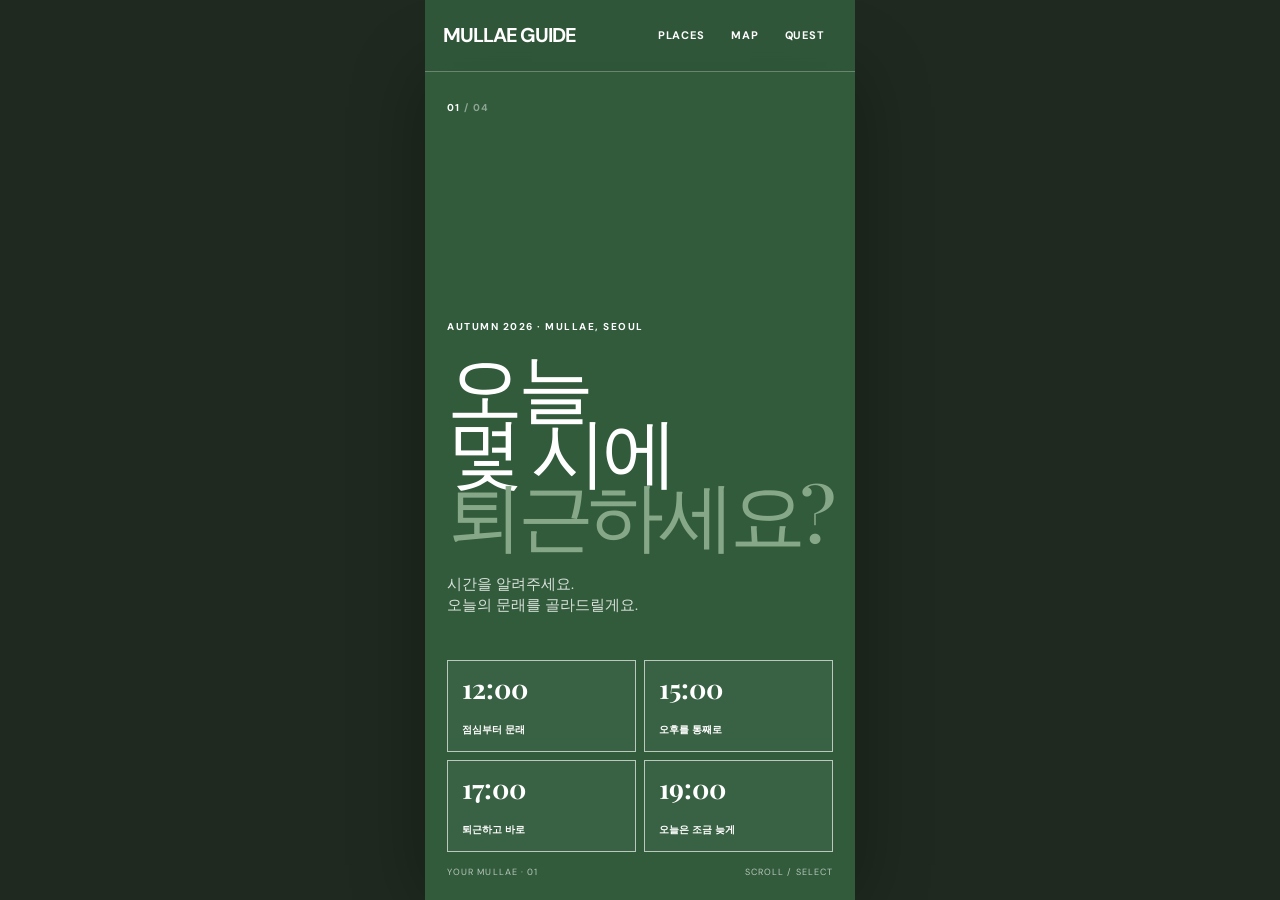
<file: index.html>
<!doctype html>
<html lang="ko"><head><meta charset="utf-8"><meta name="viewport" content="width=device-width,initial-scale=1"><meta name="theme-color" content="#315b3b"><title>MULLAE GUIDE — AUTUMN 2026</title><meta name="description" content="퇴근하고, 문래. 오늘의 시간과 기분에 맞춰 문래를 큐레이팅합니다."><link rel="stylesheet" href="style.css"></head>
<body class="start-page">
<header class="top shell"><a class="wordmark" href="index.html">MULLAE GUIDE</a><nav class="menu"><a href="places.html">PLACES</a><a href="map.html">MAP</a><a href="quest.html">QUEST</a></nav></header>
<main class="start">
<section class="start-panel active" id="q1">
  <div class="start-number">01 <span>/ 04</span></div>
  <div class="start-copy"><div class="eyebrow">AUTUMN 2026 · MULLAE, SEOUL</div><h1 class="start-title">오늘<br>몇 시에<br><em>퇴근하세요?</em></h1><p class="start-intro">시간을 알려주세요.<br>오늘의 문래를 골라드릴게요.</p></div>
  <div class="answer-grid time-grid">
    <button class="answer" data-time="12:00" data-next="q2"><strong>12:00</strong><span>점심부터 문래</span></button>
    <button class="answer" data-time="15:00" data-next="q2"><strong>15:00</strong><span>오후를 통째로</span></button>
    <button class="answer" data-time="17:00" data-next="q2"><strong>17:00</strong><span>퇴근하고 바로</span></button>
    <button class="answer" data-time="19:00" data-next="q2"><strong>19:00</strong><span>오늘은 조금 늦게</span></button>
  </div>
  <div class="start-footer"><span>YOUR MULLAE · 01</span><span>SCROLL / SELECT</span></div>
</section>
<section class="start-panel" id="q2">
  <div class="start-number">02 <span>/ 04</span></div>
  <div class="start-copy"><div class="eyebrow">A LITTLE MORE</div><h1 class="start-title">오늘<br>문래에서<br><em>뭘 하고 싶어요?</em></h1><p class="start-intro">하나를 골라도 좋고,<br>여러 개를 골라도 좋아요.</p></div>
  <div class="answer-grid mood-grid">
    <button class="answer" data-mood="eat"><strong>🍚</strong><span>맛있는 거 먹기</span></button>
    <button class="answer" data-mood="walk"><strong>🚶</strong><span>그냥 걷기</span></button>
    <button class="answer" data-mood="coffee"><strong>☕</strong><span>카페에서 쉬기</span></button>
    <button class="answer" data-mood="discover"><strong>📷</strong><span>새로운 곳 발견하기</span></button>
    <button class="answer" data-mood="beer"><strong>🍺</strong><span>술 한잔하기</span></button>
    <button class="answer" data-mood="art"><strong>🎨</strong><span>예술적인 장면 찾기</span></button>
  </div>
  <div class="start-footer"><button class="back-button" data-back="q1">← 다시 시간 선택</button><button class="next-button" id="moodNext">선택 완료 →</button><span>YOUR MULLAE · 02</span></div>
</section>
<section class="start-panel" id="q3">
  <div class="start-number">03 <span>/ 04</span></div>
  <div class="start-copy"><div class="eyebrow">WALKING DISTANCE</div><h1 class="start-title">오늘은<br>얼마나<br><em>걸을까요?</em></h1></div>
  <div class="answer-grid"><button class="answer" data-next="q4"><strong>👟</strong><span>30분 정도</span></button><button class="answer" data-next="q4"><strong>🚶</strong><span>1시간 정도</span></button><button class="answer" data-next="q4"><strong>🥾</strong><span>많이 걸어도 좋아요</span></button></div>
  <div class="start-footer"><button class="back-button" data-back="q2">← 이전</button><span>YOUR MULLAE · 03</span></div>
</section>
<section class="start-panel" id="q4">
  <div class="start-number">04 <span>/ 04</span></div>
  <div class="start-copy"><div class="eyebrow">YOUR BUDGET</div><h1 class="start-title">오늘<br>얼마까지<br><em>괜찮아요?</em></h1></div>
  <div class="answer-grid"><button class="answer" data-next="result"><strong>₩</strong><span>1만원 이하</span></button><button class="answer" data-next="result"><strong>₩₩</strong><span>1–3만원</span></button><button class="answer" data-next="result"><strong>₩₩₩</strong><span>3–5만원</span></button><button class="answer" data-next="result"><strong>∞</strong><span>오늘은 아끼지 않음</span></button></div>
  <div class="start-footer"><button class="back-button" data-back="q3">← 이전</button><span>YOUR MULLAE · 04</span></div>
</section>
<section class="start-panel result-panel" id="result">
  <div class="start-number">MULLAE / YOUR DAY</div><div class="result-copy"><div class="eyebrow">CURATED FOR YOU</div><h1 class="start-title">오늘은<br><em>집에 바로 가지 마세요.</em></h1><p>이제 선택한 시간과 취향을 바탕으로<br>당신만의 문래 코스를 만들어볼게요.</p><div class="result-summary" id="resultSummary"></div><button class="result-button" id="showResult">MY MULLAE →</button></div>
</section>
</main>
<script>
const panels=[...document.querySelectorAll('.start-panel')];
const state={time:null,moods:[],walk:null,budget:null};
const placeDB={
  0:{name:"문래예술촌",type:"walk",moods:["walk","discover","art"],walk:1,budget:0,duration:30,cost:0,score:10,season:["autumn"],roles:["walk","discover"],xy:[48,48],fit:["coffee","eat","beer"]},
  1:{name:"소문난식당",type:"eat",moods:["eat","discover"],walk:1,budget:1,duration:55,cost:10000,score:9,season:[],roles:["lunch","eat"],xy:[38,62],fit:["walk","discover"]},
  2:{name:"영일분식",type:"eat",moods:["eat","discover"],walk:1,budget:1,duration:45,cost:7000,score:8,season:[],roles:["lunch","eat"],xy:[39,64],fit:["walk","discover"]},
  3:{name:"철산장",type:"eat",moods:["eat","discover"],walk:2,budget:2,duration:75,cost:25000,score:9,season:["autumn"],roles:["dinner","eat"],xy:[62,57],fit:["walk","beer"]},
  4:{name:"러스트 베이커리",type:"coffee",moods:["coffee","discover","art"],walk:1,budget:1,duration:45,cost:9000,score:9,season:["autumn"],roles:["coffee","rest"],xy:[58,43],fit:["walk","discover","autumn"]},
  5:{name:"문래방구",type:"coffee",moods:["coffee","discover"],walk:1,budget:1,duration:40,cost:7000,score:8,season:[],roles:["coffee","rest"],xy:[67,34],fit:["walk","discover"]},
  6:{name:"문래근린공원",type:"walk",moods:["walk","rest"],walk:2,budget:0,duration:30,cost:0,score:7,season:["autumn"],roles:["rest","walk"],xy:[42,45],fit:["eat","coffee","walk"]},
  7:{name:"문래동 꽃밭정원",type:"walk",moods:["walk","discover","art"],walk:2,budget:0,duration:35,cost:0,score:9,season:["autumn"],roles:["autumn","walk"],xy:[34,39],fit:["walk","discover","coffee"]},
  8:{name:"은진포차",type:"night",moods:["eat","beer","discover"],walk:2,budget:2,duration:75,cost:30000,score:9,season:["autumn"],roles:["dinner","night","seasonal"],xy:[27,55],fit:["walk","beer"]},
  9:{name:"올드문래",type:"night",moods:["beer","discover"],walk:1,budget:2,duration:80,cost:22000,score:9,season:["autumn"],roles:["night","beer"],xy:[53,69],fit:["walk","dinner"]},
  10:{name:"월화갈비",type:"eat",moods:["eat","beer"],walk:2,budget:3,duration:80,cost:35000,score:9,season:["autumn"],roles:["dinner","eat"],xy:[57,61],fit:["walk","beer","night"]},
  11:{name:"죽변항",type:"night",moods:["eat","beer","discover"],walk:3,budget:3,duration:90,cost:40000,score:8,season:["autumn"],roles:["dinner","night","seasonal"],xy:[82,78],fit:["walk","beer","night"]}
};

const timeProfile={
  "12:00":{hours:5,maxWalk:3,maxStops:6,start:["lunch","eat"],end:["dinner","eat"]},
  "15:00":{hours:4,maxWalk:3,maxStops:6,start:["coffee","discover"],end:["dinner","eat"]},
  "17:00":{hours:3,maxWalk:2,maxStops:5,start:["walk","discover"],end:["night","dinner","beer"]},
  "19:00":{hours:2,maxWalk:2,maxStops:3,start:["walk","discover"],end:["night","beer"]}
};
const walkLevel={ "30분 정도":1, "1시간 정도":2, "많이 걸어도 좋아요":3 };
const budgetLevel={ "1만원 이하":1, "1–3만원":2, "3–5만원":3, "오늘은 아끼지 않음":4 };

function distance(a,b){
  const dx=a.xy[0]-b.xy[0], dy=a.xy[1]-b.xy[1];
  return Math.sqrt(dx*dx+dy*dy);
}
function direction(a,b){
  const dx=b.xy[0]-a.xy[0], dy=b.xy[1]-a.xy[1];
  if(Math.abs(dx)>Math.abs(dy)*1.5) return dx>0?"동쪽":"서쪽";
  if(Math.abs(dy)>Math.abs(dx)*1.5) return dy>0?"남쪽":"북쪽";
  return dx*dy>=0?"남동쪽":"북서쪽";
}
function transitionScore(from,to,role){
  if(!from) return 0;
  const d=distance(from,to);
  let score=Math.max(0,18-d*0.65);
  if(from.fit?.some(x=>to.roles.includes(x))) score+=9;
  if(to.fit?.some(x=>from.roles.includes(x))) score+=5;
  if(role && to.roles.some(x=>role.includes(x))) score+=14;
  return score;
}
function scorePlace(id, role, previous){
  const p=placeDB[id], moods=state.moods;
  let score=p.score;
  score += moods.filter(m=>p.moods.includes(m)).length*9;
  if(role && p.roles.some(r=>role.includes(r))) score+=16;
  if(previous) score+=transitionScore(previous,p,role);
  if(state.walkLevel<=1) score += p.walk===1?7:p.walk===2?-2:-7;
  if(state.walkLevel===2) score += p.walk===2?5:0;
  if(state.walkLevel>=3) score += p.walk*3;
  if(state.budgetLevel<=1) score += p.budget<=1?8:-10;
  if(state.budgetLevel===2) score += p.budget<=2?6:-3;
  if(state.budgetLevel===3) score += p.budget<=3?5:0;
  if(state.budgetLevel>=4) score += p.budget*2;
  if(p.season.includes("autumn")) score+=4;
  return score;
}
function pick(role, used, previous, limit=1){
  return Object.keys(placeDB).map(Number).filter(id=>!used.has(id))
    .sort((a,b)=>scorePlace(b,role,previous)-scorePlace(a,role,previous)).slice(0,limit);
}
function makeRoute(){
  const used=new Set(), ids=[], steps=[];
  const add=(role,label)=>{
    const previous=ids.length?placeDB[ids[ids.length-1]]:null;
    const found=pick(role,used,previous,1)[0];
    if(found!==undefined){used.add(found);ids.push(found);steps.push({id:found,role:label});}
  };
  if(state.time==="12:00"){
    add(["lunch","eat"],"LUNCH"); if(state.moods.includes("coffee")) add(["coffee","rest"],"COFFEE");
    add(state.moods.includes("art")?["art","discover"]:["walk","discover"],"DISCOVER");
    add(["autumn","walk","rest"],"AUTUMN"); if(state.moods.includes("coffee")) add(["coffee","rest"],"BREAK"); add(["dinner","eat"],"DINNER");
  } else if(state.time==="15:00"){
    add(state.moods.includes("eat")?["eat","lunch"]:["coffee","discover"],state.moods.includes("eat")?"EAT":"START");
    add(state.moods.includes("art")?["art","discover"]:["discover","walk"],"DISCOVER");
    add(state.moods.includes("coffee")?["coffee","rest"]:["walk","autumn"],state.moods.includes("coffee")?"BREAK":"WALK");
    if(state.moods.includes("walk")) add(["autumn","walk"],"AUTUMN"); add(["dinner","eat"],"DINNER");
  } else if(state.time==="17:00"){
    add(["walk","discover"],"WALK"); if(state.moods.includes("art")) add(["art","discover"],"ART"); else add(["autumn","walk"],"GOLDEN HOUR");
    if(state.moods.includes("coffee")) add(["coffee","rest"],"BREAK");
    add(state.moods.includes("eat")&&!state.moods.includes("beer")?["dinner","eat"]:["night","dinner","beer"],state.moods.includes("eat")&&!state.moods.includes("beer")?"DINNER":"NIGHT");
  } else {
    add(["walk","discover"],"START"); if(state.moods.includes("coffee")) add(["coffee","rest"],"BREAK");
    add(state.moods.includes("eat")?["dinner","eat"]:["night","beer"],state.moods.includes("eat")?"DINNER":"NIGHT");
  }
  const maxStops={"12:00":6,"15:00":6,"17:00":5,"19:00":3}[state.time]||5;
  const finalIds=ids.slice(0,maxStops);
  const duration=finalIds.reduce((n,id)=>n+placeDB[id].duration,0);
  const cost=finalIds.reduce((n,id)=>n+placeDB[id].cost,0);
  const walkUnits=finalIds.reduce((n,id)=>n+placeDB[id].walk,0);
  const walkKm=(0.15+finalIds.slice(1).reduce((n,id,i)=>n+distance(placeDB[finalIds[i]],placeDB[id])*0.018,0)).toFixed(1);
  return {ids:finalIds,steps:steps.slice(0,maxStops),duration,cost,distance:walkKm};
}

function money(v){return v===0?"무료":v<10000?"₩"+v.toLocaleString():v<100000?"₩"+Math.round(v/1000)+"k":"₩"+Math.round(v/10000)+"만원";}
function editorialLine(){
  if(state.moods.includes("beer")&&state.moods.includes("walk")) return "걷다가, 노을 보고, 오늘은 한 잔.";
  if(state.moods.includes("art")) return "철과 예술 사이, 오늘의 장면을 찾아보세요.";
  if(state.moods.includes("coffee")) return "서두르지 말고, 문래의 오후를 천천히.";
  if(state.moods.includes("eat")) return "오늘의 문래는 잘 먹는 것부터 시작합니다.";
  return "오늘은 목적지보다 문래의 골목을 따라가세요.";
}

function buildResult(){
  state.walkLevel=walkLevel[state.walk]||2;
  state.budgetLevel=budgetLevel[state.budget]||2;
  const route=makeRoute();
  const t=timeProfile[state.time]||timeProfile["17:00"];
  const labels=state.moods.map(m=>({eat:"먹기",walk:"걷기",coffee:"카페",discover:"발견",beer:"한잔",art:"예술"}[m])).join(" · ")||"오늘의 문래";
  document.querySelector("#result .result-copy .eyebrow").textContent="CURATED FOR YOU · "+labels;
  document.querySelector("#result .start-title").innerHTML="오늘은<br><em>"+editorialLine()+"</em>";
  document.querySelector("#result .result-copy>p").innerHTML="선택한 조건을 조합해 "+route.ids.length+"곳을 골랐어요.<br>"+t.hours+"시간 안에서 "+(state.walkLevel===1?"걷기를 아끼고":state.walkLevel===3?"조금 더 깊게":"적당히 걸으며")+" 문래를 즐기는 코스입니다.";
  const times=[...route.ids]; let elapsed=0;
  document.getElementById("resultSummary").innerHTML='<div class="result-stats"><span><b>약 '+route.duration+'분</b>예상 소요</span><span><b>'+route.distance+'km</b>도보 거리</span><span><b>'+money(route.cost)+'</b>예상 비용</span></div><div class="route-story">'+route.steps.map((s,i)=>'<span>'+s.role+'</span>').join('<b>→</b>')+'</div><div class="result-route">'+route.ids.map((id,i)=>{const p=placeDB[id];const step=route.steps[i];const prev=i?placeDB[route.ids[i-1]]:null;const move=prev?'<div class="route-move">약 <strong>'+Math.max(2,Math.round(distance(prev,p)*0.75))+'분</strong> · '+direction(prev,p)+' 이동 · '+(prev.fit?.some(x=>p.roles.includes(x))?'궁합 좋은 다음 장면':'자연스럽게 이어지는 다음 장면')+'</div>':'';return move+'<a href="place.html?id='+id+'"><small>0'+(i+1)+'</small><strong>'+p.name+'</strong><span>'+step.role+' · '+p.duration+'분</span><i>→</i></a>'}).join("")}</div>';
  document.getElementById("showResult").textContent="전체 코스 보기 →";
}

function show(id){panels.forEach(p=>p.classList.toggle('active',p.id===id));window.scrollTo({top:0,behavior:'smooth'});}
document.querySelectorAll('#q1 .answer').forEach(b=>b.addEventListener('click',()=>{state.time=b.dataset.time;show(b.dataset.next)}));
document.querySelectorAll('#q2 .answer').forEach(b=>b.addEventListener('click',()=>{b.classList.toggle('selected');const m=b.dataset.mood;if(state.moods.includes(m))state.moods=state.moods.filter(x=>x!==m);else state.moods.push(m)}));
document.getElementById('moodNext').addEventListener('click',()=>show('q3'));
document.querySelectorAll('#q3 .answer').forEach(b=>b.addEventListener('click',()=>{state.walk=b.textContent.trim();state.walkLevel=walkLevel[state.walk];show(b.dataset.next)}));
document.querySelectorAll('#q4 .answer').forEach(b=>b.addEventListener('click',()=>{state.budget=b.textContent.trim();state.budgetLevel=budgetLevel[state.budget];buildResult();show(b.dataset.next)}));
document.getElementById('showResult').addEventListener('click',()=>location.href='map.html');
document.querySelectorAll('.back-button').forEach(b=>b.addEventListener('click',()=>show(b.dataset.back)));

</script></body></html>
</file>
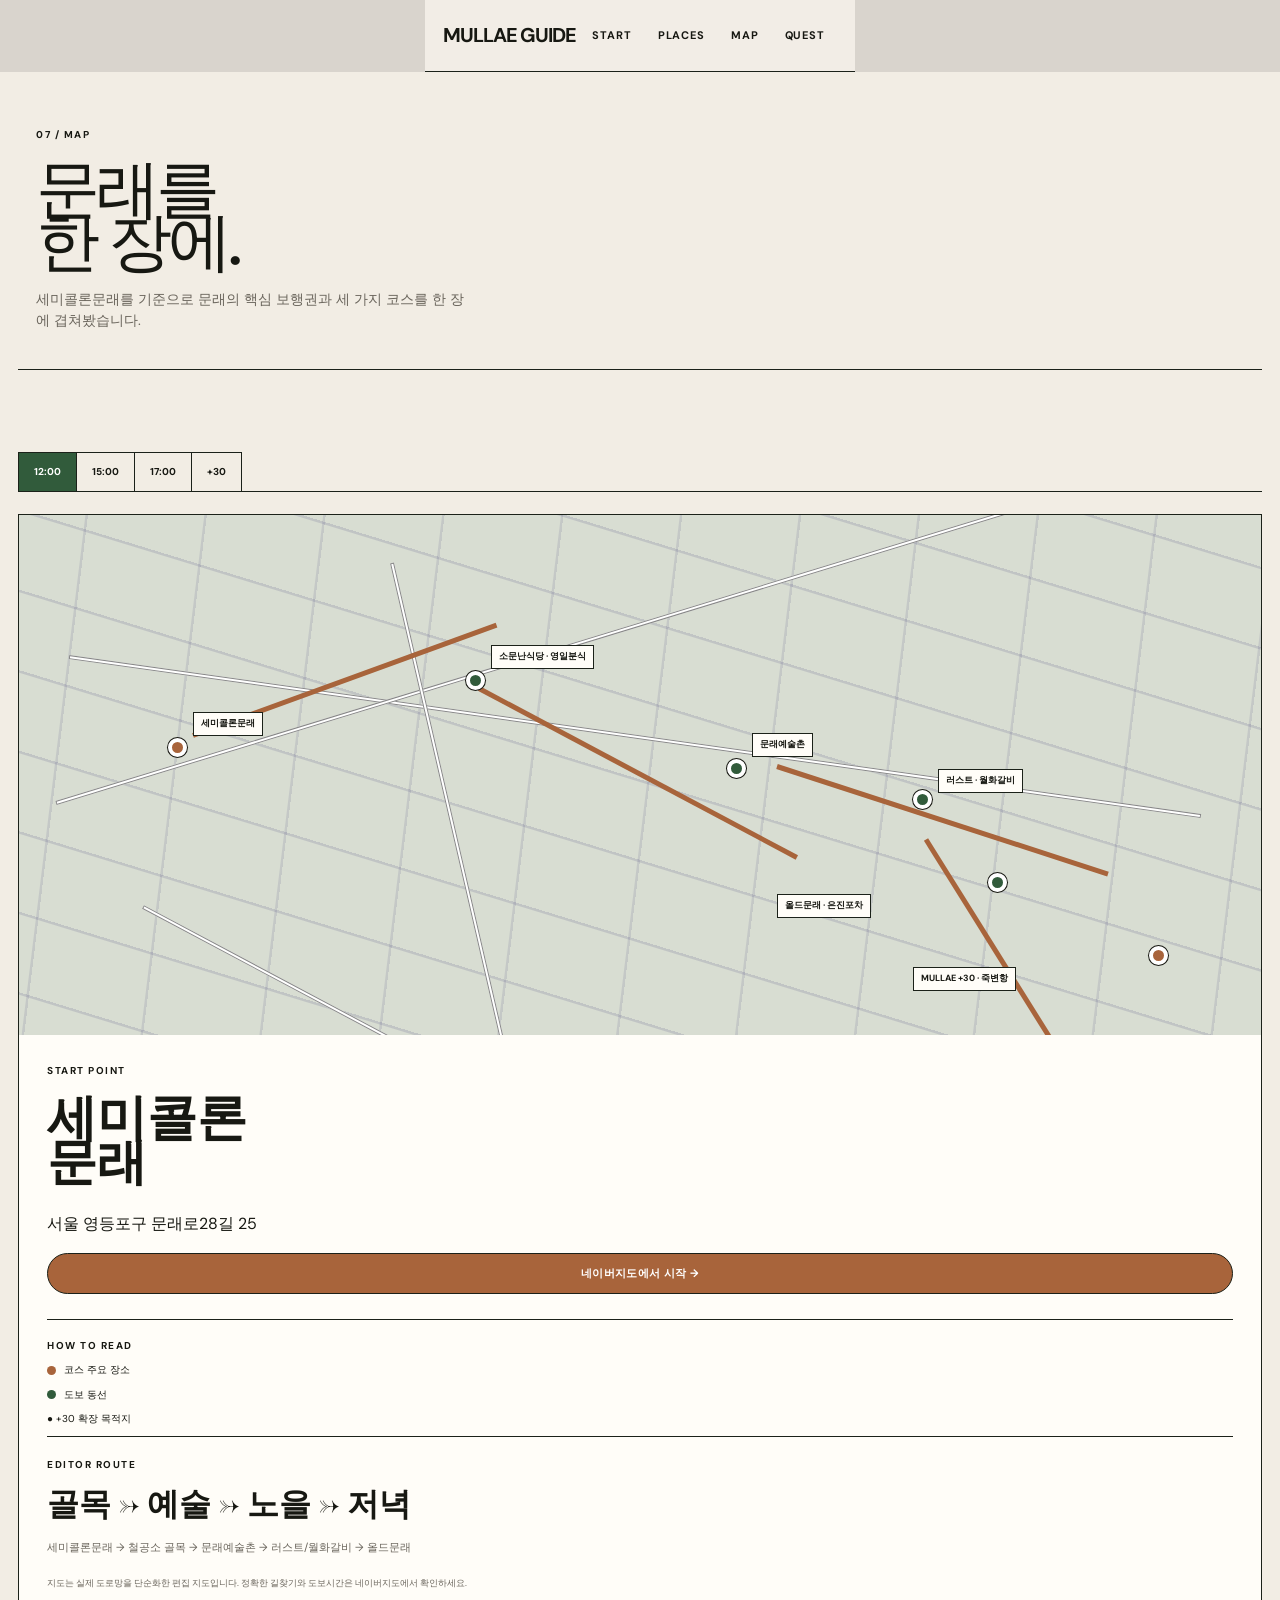
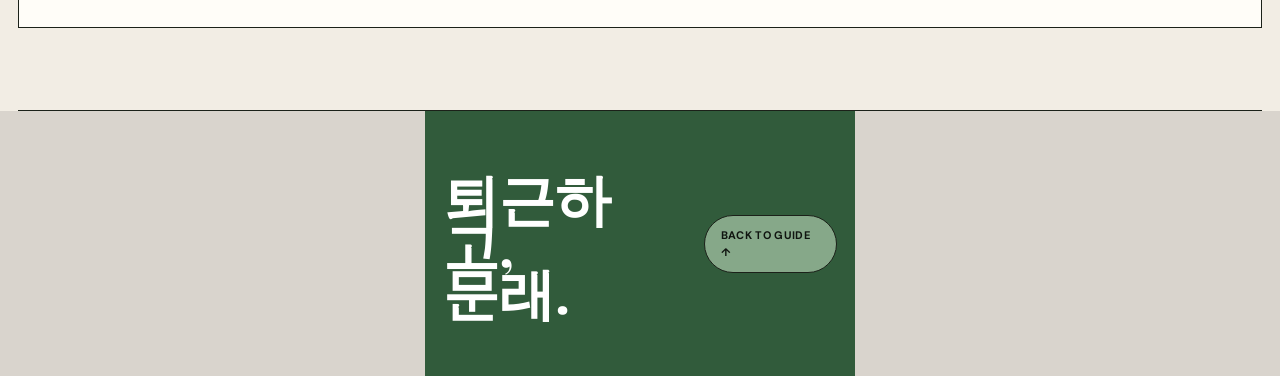
<file: map.html>
<!doctype html><html lang="ko"><head><meta charset="utf-8"><meta name="viewport" content="width=device-width,initial-scale=1"><title>MAP — MULLAE GUIDE</title><link rel="stylesheet" href="style.css"></head><body>
<header class="top shell"><a class="wordmark" href="index.html">MULLAE GUIDE</a><nav class="menu"><a href="index.html">START</a><a href="places.html">PLACES</a><a href="map.html">MAP</a><a href="quest.html">QUEST</a></nav></header>
<main class="shell"><section class="pagehead"><div><div class="eyebrow">07 / MAP</div><h1 class="display">문래를<br>한 장에.</h1></div><p>세미콜론문래를 기준으로 문래의 핵심 보행권과 세 가지 코스를 한 장에 겹쳐봤습니다.</p></section>
<section class="section"><div class="route-tabs"><div class="route-tab active">12:00</div><div class="route-tab">15:00</div><div class="route-tab">17:00</div><div class="route-tab">+30</div></div>
<div class="map-layout"><div class="map-art">
<div class="road" style="width:92%;left:4%;top:27%;transform:rotate(8deg)"></div><div class="road" style="width:90%;left:3%;top:55%;transform:rotate(-17deg)"></div><div class="road" style="width:75%;left:10%;top:75%;transform:rotate(28deg)"></div><div class="road" style="width:68%;left:30%;top:9%;transform:rotate(77deg)"></div>
<div class="route-line" style="width:26%;left:14%;top:42%;transform:rotate(-20deg)"></div><div class="route-line" style="width:29%;left:37%;top:33%;transform:rotate(28deg)"></div><div class="route-line" style="width:28%;left:61%;top:48%;transform:rotate(18deg)"></div><div class="route-line" style="width:24%;left:73%;top:62%;transform:rotate(58deg)"></div>
<div class="map-dot hot" style="left:12%;top:43%"></div><div class="map-label" style="left:14%;top:38%">세미콜론문래</div>
<div class="map-dot" style="left:36%;top:30%"></div><div class="map-label" style="left:38%;top:25%">소문난식당 · 영일분식</div>
<div class="map-dot" style="left:57%;top:47%"></div><div class="map-label" style="left:59%;top:42%">문래예술촌</div>
<div class="map-dot" style="left:72%;top:53%"></div><div class="map-label" style="left:74%;top:49%">러스트 · 월화갈비</div>
<div class="map-dot" style="left:78%;top:69%"></div><div class="map-label" style="left:61%;top:73%">올드문래 · 은진포차</div>
<div class="map-dot hot" style="left:91%;top:83%"></div><div class="map-label" style="left:72%;top:87%">MULLAE +30 · 죽변항</div>
</div><aside class="map-side"><div class="eyebrow">START POINT</div><h2>세미콜론<br>문래</h2><p>서울 영등포구 문래로28길 25</p><a class="pill" target="_blank" href="https://map.naver.com/p/search/%EC%84%B8%EB%AF%B8%EC%BD%9C%EB%A1%A0%EB%AC%B8%EB%9E%98">네이버지도에서 시작 →</a>
<div class="legend"><div class="eyebrow">HOW TO READ</div><div class="legend-row"><i class="legend-dot"></i> 코스 주요 장소</div><div class="legend-row"><i class="legend-dot" style="background:var(--indigo)"></i> 도보 동선</div><div class="legend-row">● +30 확장 목적지</div></div>
<div class="map-route-info"><div class="eyebrow">EDITOR ROUTE</div><h3>골목 → 예술 → 노을 → 저녁</h3><p class="map-stops">세미콜론문래 → 철공소 골목 → 문래예술촌 → 러스트/월화갈비 → 올드문래</p><p class="source-note">지도는 실제 도로망을 단순화한 편집 지도입니다. 정확한 길찾기와 도보시간은 네이버지도에서 확인하세요.</p></div></aside></div></section></main>
<footer class="footer"><div class="shell footer-inner"><h2>퇴근하고,<br>문래.</h2><a class="pill teal" href="index.html">BACK TO GUIDE ↑</a></div></footer></body></html>
</file>
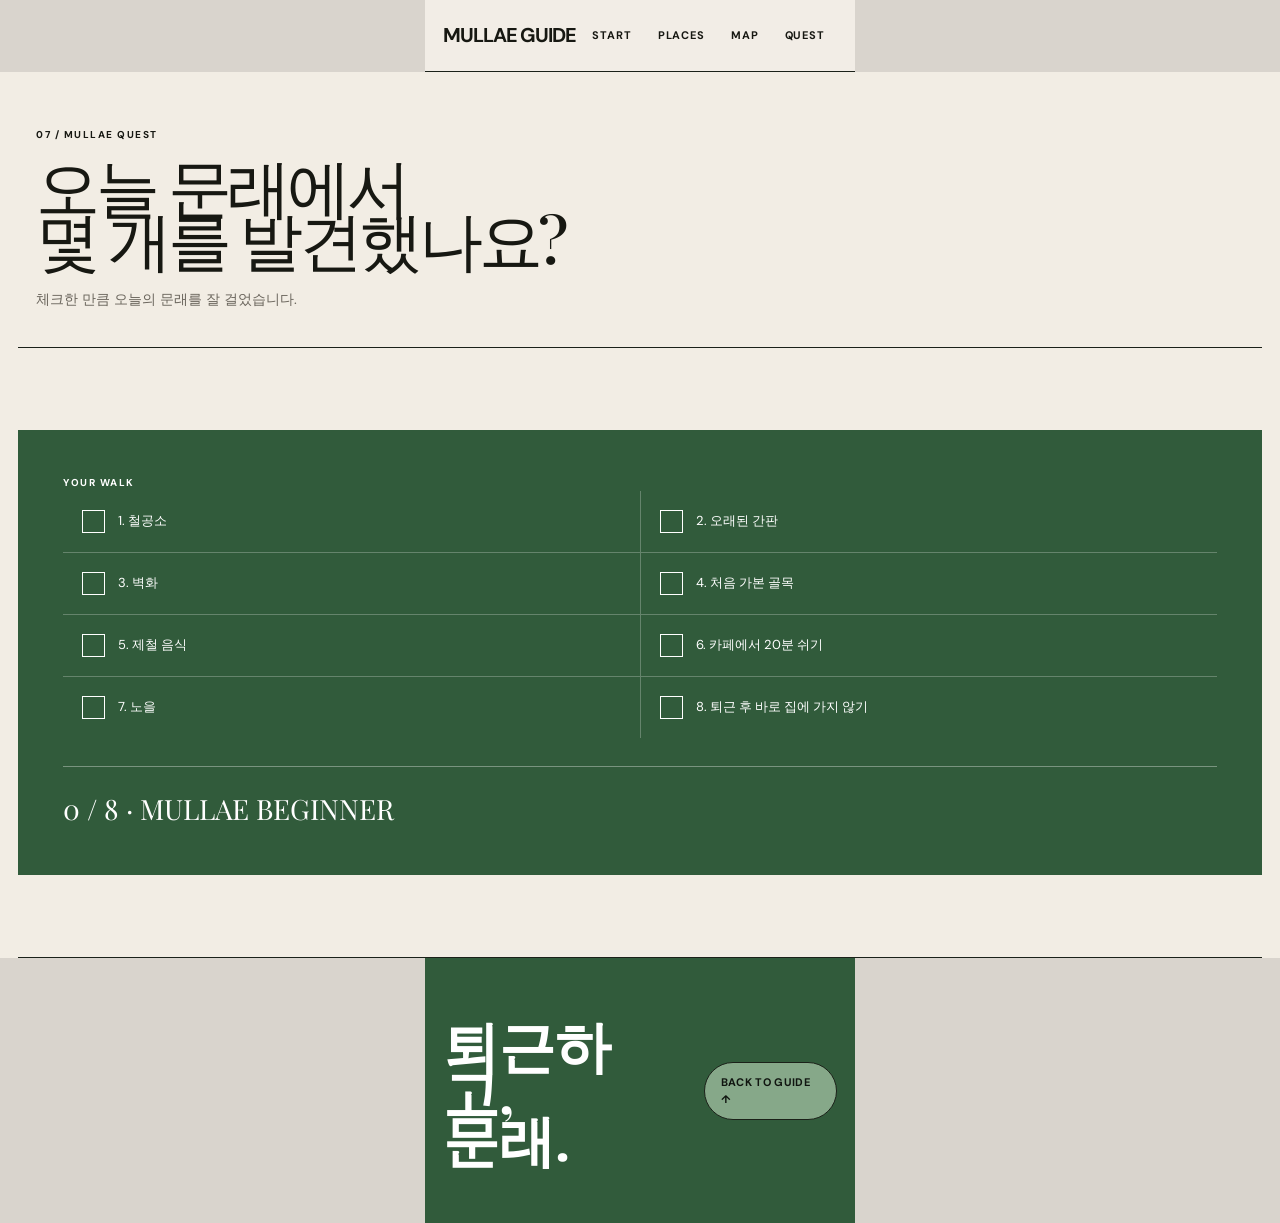
<file: quest.html>
<!doctype html><html lang="ko"><head><meta charset="utf-8"><meta name="viewport" content="width=device-width,initial-scale=1"><title>QUEST — MULLAE GUIDE</title><link rel="stylesheet" href="style.css"></head><body><header class="top shell"><a class="wordmark" href="index.html">MULLAE GUIDE</a><nav class="menu"><a href="index.html">START</a><a href="places.html">PLACES</a><a href="map.html">MAP</a><a href="quest.html">QUEST</a></nav></header><main class="shell"><section class="pagehead"><div class="eyebrow">07 / MULLAE QUEST</div><h1 class="display">오늘 문래에서<br>몇 개를 발견했나요?</h1><p>체크한 만큼 오늘의 문래를 잘 걸었습니다.</p></section><section class="section"><div class="quest-board"><div class="eyebrow">YOUR WALK</div><div class="quest-list"><label class="quest-item"><input type="checkbox"><span>1. 철공소</span></label><label class="quest-item"><input type="checkbox"><span>2. 오래된 간판</span></label><label class="quest-item"><input type="checkbox"><span>3. 벽화</span></label><label class="quest-item"><input type="checkbox"><span>4. 처음 가본 골목</span></label><label class="quest-item"><input type="checkbox"><span>5. 제철 음식</span></label><label class="quest-item"><input type="checkbox"><span>6. 카페에서 20분 쉬기</span></label><label class="quest-item"><input type="checkbox"><span>7. 노을</span></label><label class="quest-item"><input type="checkbox"><span>8. 퇴근 후 바로 집에 가지 않기</span></label></div><div class="quest-result">0 / 8 · MULLAE BEGINNER</div></div></section></main><footer class="footer"><div class="shell footer-inner"><h2>퇴근하고,<br>문래.</h2><a class="pill teal" href="index.html">BACK TO GUIDE ↑</a></div></footer><script>document.addEventListener("change",e=>{if(e.target.type==="checkbox"){const n=document.querySelectorAll("input:checked").length;document.querySelector(".quest-result").textContent=n+" / 8 · "+(n<3?"MULLAE BEGINNER":n<5?"WALKER":n<7?"LOCAL":"PERSON")}})</script></body></html>
</file>
<file: style.css>
@import url('https://fonts.googleapis.com/css2?family=DM+Sans:wght@400;500;600;700&family=Playfair+Display:wght@500;600&display=swap');
 :root{--cream:#f2ede4;--paper:#fffdf8;--ink:#171812;--muted:#6a655c;--line:#1b2119;--indigo:#315b3b;--teal:#86a889;--orange:#a8643b;--red:#8f4d35;--yellow:#c8a85b;--blue:#315b3b;--brown:#7b5237;--serif:'Playfair Display',Georgia,serif;--sans:'DM Sans','Noto Sans KR',Arial,sans-serif;--max:1320px}
*{box-sizing:border-box}html{scroll-behavior:smooth}body{margin:0;background:var(--cream);color:var(--ink);font-family:var(--sans);font-size:16px;line-height:1.55}a{color:inherit;text-decoration:none}img{display:block;width:100%;height:100%;object-fit:cover}.shell{width:min(var(--max),calc(100% - 44px));margin:auto}.top{height:72px;border-bottom:1px solid var(--line);display:flex;align-items:center;justify-content:space-between;position:sticky;top:0;z-index:50;background:rgba(244,239,232,.94);backdrop-filter:blur(12px)}.wordmark{font-weight:700;letter-spacing:-.055em;font-size:20px}.menu{display:flex;gap:2px}.menu a{font-size:11px;font-weight:700;letter-spacing:.08em;padding:9px 11px;border:1px solid transparent}.menu a:hover,.menu a.active{border-color:var(--line)}.hamb{display:none}
.eyebrow{font-size:10px;font-weight:700;letter-spacing:.15em;text-transform:uppercase}.display,.serif{font-family:var(--serif);font-weight:500;letter-spacing:-.065em}.display{font-size:clamp(66px,9vw,142px);line-height:.83}.pagehead{padding:96px 0 54px;border-bottom:1px solid var(--line);display:grid;grid-template-columns:1fr 330px;gap:40px;align-items:end}.pagehead h1{margin:15px 0 0}.pagehead p{font-size:17px;color:var(--muted);max-width:430px;margin:0 0 5px}.section{padding:82px 0;border-bottom:1px solid var(--line)}.section-grid{display:grid;grid-template-columns:260px 1fr;gap:55px}.section-title{font-size:11px;font-weight:700;letter-spacing:.12em}.section-copy{font-size:24px;line-height:1.35;max-width:720px;margin:0 0 35px}.lead{font-size:21px;line-height:1.45;color:#302d2a}.muted{color:var(--muted)}
.hero{min-height:calc(100vh - 72px);background:var(--indigo);color:#fff;position:relative;overflow:hidden;display:flex;align-items:flex-end}.hero-art{position:absolute;inset:0;background:radial-gradient(circle at 78% 20%,var(--orange) 0 9%,transparent 9.2%),radial-gradient(circle at 86% 62%,var(--teal) 0 7%,transparent 7.2%),linear-gradient(125deg,#17105f 0 47%,#283e91 47.2% 67%,#5b193f 67.2%);}.hero-art:before{content:"";position:absolute;inset:-20%;background:repeating-linear-gradient(112deg,transparent 0 78px,rgba(255,255,255,.11) 79px 80px);transform:rotate(-4deg)}.hero-art:after{content:"MULLAE / 2026";position:absolute;right:4%;top:9%;font-size:11px;letter-spacing:.18em;writing-mode:vertical-rl;opacity:.75}.hero-inner{position:relative;z-index:2;width:100%;padding:80px 0 58px}.hero h1{margin:17px 0 27px;max-width:900px}.hero-sub{font-size:20px;line-height:1.5;max-width:570px}.hero-index{display:flex;gap:9px;flex-wrap:wrap;margin-top:35px}.pill{display:inline-flex;align-items:center;justify-content:center;gap:8px;padding:11px 16px;border:1px solid var(--line);border-radius:999px;background:var(--orange);color:#fff;font-size:11px;font-weight:700;letter-spacing:.03em}.pill.teal{background:var(--teal);color:#101510}.pill.white{background:#fff;color:#000}.pill.ghost{background:transparent;color:inherit;border-color:currentColor}.photo{position:relative;overflow:hidden;background:#ddd}.photo img{transition:transform .7s ease}.photo:hover img{transform:scale(1.035)}.credit{position:absolute;right:8px;bottom:7px;padding:3px 5px;background:rgba(0,0,0,.62);color:#fff;font-size:9px;z-index:2}
.route-list{border-top:1px solid var(--line)}.route-row{display:grid;grid-template-columns:95px 1fr 120px;gap:22px;padding:24px 0;border-bottom:1px solid var(--line);align-items:center;transition:.2s}.route-row:hover{padding-left:10px;background:var(--paper)}.route-time{font-size:11px;font-weight:700}.route-name{font-family:var(--serif);font-size:38px;line-height:.95;letter-spacing:-.05em}.route-desc{font-size:12px;color:var(--muted);margin-top:8px}.route-arrow{text-align:right;font-size:11px;font-weight:700}.color-wall{background:var(--orange);color:#fff;border-bottom:1px solid var(--line)}.wall-grid{display:grid;grid-template-columns:repeat(4,1fr);gap:1px;background:#fff}.wall-card{min-height:360px;padding:24px;background:var(--orange);display:flex;flex-direction:column;justify-content:space-between}.wall-card:nth-child(2){background:var(--blue)}.wall-card:nth-child(3){background:var(--red)}.wall-card:nth-child(4){background:var(--indigo)}.wall-card h3{font-family:var(--serif);font-size:47px;line-height:.9;letter-spacing:-.06em;margin:20px 0}.wall-card p{font-size:13px;max-width:250px}
.course-hero{display:grid;grid-template-columns:.92fr 1.08fr;min-height:690px;border-bottom:1px solid var(--line)}.course-copy{padding:86px 65px 65px 0;display:flex;flex-direction:column;align-items:flex-start}.course-copy h1{margin:17px 0 27px}.course-copy .lead{max-width:520px;margin-bottom:28px}.course-photo{min-height:690px;position:relative;overflow:hidden;background:var(--indigo)}.course-photo img{object-position:center}.course-photo .photo-label{position:absolute;left:22px;bottom:22px;color:#fff;background:var(--indigo);padding:8px 11px;font-size:10px;font-weight:700;letter-spacing:.1em}.course-meta{display:flex;gap:8px;flex-wrap:wrap;margin-top:auto}.mini-stat{border-top:1px solid var(--line);padding-top:13px;margin-top:45px;width:100%;display:grid;grid-template-columns:1fr 1fr 1fr;gap:15px}.mini-stat b{display:block;font-size:21px}.mini-stat span{font-size:10px;color:var(--muted);text-transform:uppercase;letter-spacing:.08em}.timeline{margin-top:24px;border-top:1px solid var(--line)}.stop{display:grid;grid-template-columns:85px minmax(260px,1fr) minmax(220px,.8fr) 90px;gap:22px;padding:28px 0;border-bottom:1px solid var(--line);align-items:start}.stop .time{font-size:11px;font-weight:700}.stop h2{font-family:var(--serif);font-size:39px;line-height:.92;margin:0;letter-spacing:-.055em}.stop p{font-size:13px;color:var(--muted);margin:0}.stop .tags{display:flex;gap:5px;flex-wrap:wrap;margin-top:13px}.tag{border:1px solid currentColor;padding:4px 7px;font-size:9px;font-weight:700}.stop-link{text-align:right;font-size:10px;font-weight:700}.route-note{font-size:11px;color:var(--muted);margin:18px 0 0}.route-summary{display:grid;grid-template-columns:repeat(3,1fr);border:1px solid var(--line);margin-top:45px;background:var(--paper)}.route-summary>div{padding:20px;border-right:1px solid var(--line)}.route-summary>div:last-child{border:0}.route-summary b{font-family:var(--serif);font-size:28px}.route-summary span{display:block;color:var(--muted);font-size:11px;margin-top:5px}
.filterbar{display:flex;justify-content:space-between;gap:15px;align-items:center;margin:35px 0 18px}.filters{display:flex;gap:6px;flex-wrap:wrap}.filter{border:1px solid var(--line);background:transparent;border-radius:99px;padding:7px 11px;font-size:10px;font-weight:700;cursor:pointer}.filter.active,.filter:hover{background:var(--ink);color:#fff}.grid4{display:grid;grid-template-columns:repeat(4,1fr);gap:18px}.place-card{background:var(--paper);border:1px solid var(--line);display:block;overflow:hidden;transition:.2s}.place-card:hover{transform:translateY(-4px);box-shadow:6px 6px 0 var(--indigo)}.place-card .thumb{aspect-ratio:1.12/1;overflow:hidden;position:relative}.place-card .thumb img{transition:transform .6s ease}.place-card:hover .thumb img{transform:scale(1.04)}.place-card .info{padding:17px}.place-card h3{font-family:var(--serif);font-size:28px;line-height:.95;letter-spacing:-.045em;margin:9px 0 12px}.place-card p{font-size:12px;color:var(--muted);margin:0 0 14px;min-height:38px}.card-meta{display:flex;justify-content:space-between;gap:8px;border-top:1px solid #bbb;padding-top:11px;font-size:10px}.stars{font-weight:700}.category{font-size:9px;font-weight:700;letter-spacing:.12em}.featured-grid{display:grid;grid-template-columns:1.3fr .7fr;gap:18px}.featured-card{position:relative;min-height:560px;background:var(--indigo);color:#fff;overflow:hidden}.featured-card .overlay{position:absolute;inset:45% 0 0;background:linear-gradient(transparent,rgba(0,0,0,.78));z-index:1}.featured-card .copy{position:absolute;z-index:2;left:25px;right:25px;bottom:24px}.featured-card h2{font-family:var(--serif);font-size:54px;line-height:.9;margin:10px 0}.featured-side{display:grid;gap:18px}.featured-side .small{min-height:270px}
.detail{padding:72px 0 90px}.detail-hero{display:grid;grid-template-columns:1.08fr .92fr;gap:48px}.detail-gallery{display:grid;grid-template-columns:1.5fr .5fr;grid-template-rows:1fr 1fr;gap:10px;height:670px}.detail-gallery .main{grid-row:1/3}.detail-gallery .photo{min-height:0}.detail-copy{padding-top:5px}.detail-copy h1{font-size:clamp(58px,7vw,105px);line-height:.84;margin:12px 0 24px}.detail-copy .lead{max-width:560px}.rating-box{display:flex;align-items:end;gap:12px;margin:30px 0}.rating-box strong{font-family:var(--serif);font-size:50px;line-height:.8}.rating-box span{font-size:10px;color:var(--muted)}.facts{border-top:1px solid var(--line);margin:28px 0}.fact{display:grid;grid-template-columns:115px 1fr;gap:18px;padding:13px 0;border-bottom:1px solid var(--line);font-size:12px}.fact b{font-size:9px;letter-spacing:.12em}.menu-panel{margin-top:30px;border-top:1px solid var(--line)}.menu-head{display:flex;justify-content:space-between;padding:17px 0;border-bottom:1px solid var(--line)}.menu-grid{display:grid;grid-template-columns:1fr 1fr;gap:0 25px}.menu-item{display:flex;justify-content:space-between;gap:15px;padding:13px 0;border-bottom:1px solid #c7c1ba;font-size:12px}.menu-item b{font-weight:500}.menu-item strong{white-space:nowrap}.editor-note{margin-top:50px;background:var(--indigo);color:#fff;padding:32px}.editor-note h3{font-family:var(--serif);font-size:42px;line-height:.9;margin:12px 0 20px}.source-note{font-size:9px;color:var(--muted);margin-top:18px;line-height:1.6}.detail-cta{display:flex;gap:8px;flex-wrap:wrap;margin-top:24px}
.map-layout{display:grid;grid-template-columns:1fr 350px;gap:1px;background:var(--line);border:1px solid var(--line)}.map-art{min-height:720px;background:#d8ddd2;position:relative;overflow:hidden}.map-art:before{content:"";position:absolute;inset:-20%;background:repeating-linear-gradient(25deg,transparent 0 74px,rgba(23,16,95,.12) 75px 77px),repeating-linear-gradient(105deg,transparent 0 115px,rgba(23,16,95,.1) 116px 118px);transform:rotate(-8deg)}.road{position:absolute;height:4px;background:#fff;border:1px solid #888;transform-origin:left center;z-index:2}.route-line{position:absolute;height:5px;background:var(--orange);transform-origin:left center;z-index:3}.map-dot{position:absolute;width:19px;height:19px;border:4px solid #fff;background:var(--indigo);border-radius:50%;z-index:5;box-shadow:0 0 0 1px var(--ink)}.map-dot.hot{background:var(--orange)}.map-label{position:absolute;z-index:6;background:var(--paper);border:1px solid var(--line);padding:4px 7px;font-size:9px;font-weight:700;white-space:nowrap}.map-side{background:var(--paper);padding:28px;display:flex;flex-direction:column}.map-side h2{font-family:var(--serif);font-size:50px;line-height:.88;margin:15px 0}.legend{border-top:1px solid var(--line);margin-top:25px;padding-top:18px}.legend-row{display:flex;align-items:center;gap:8px;font-size:10px;margin:9px 0}.legend-dot{width:9px;height:9px;border-radius:50%;background:var(--orange)}.route-tabs{display:flex;gap:0;border-bottom:1px solid var(--line);margin-bottom:22px}.route-tab{padding:11px 15px;font-size:10px;font-weight:700;border:1px solid var(--line);border-bottom:0;margin-right:-1px}.route-tab.active{background:var(--indigo);color:#fff}.map-route-info{margin-top:auto;border-top:1px solid var(--line);padding-top:20px}.map-route-info h3{font-family:var(--serif);font-size:32px;margin:5px 0}.map-stops{font-size:11px;line-height:1.8;color:var(--muted)}
.quest-board{background:var(--indigo);color:#fff;padding:45px}.quest-board h2{font-family:var(--serif);font-size:64px;line-height:.85;letter-spacing:-.06em;margin:13px 0 35px}.quest-list{display:grid;grid-template-columns:1fr 1fr;gap:1px;background:rgba(255,255,255,.25)}.quest-item{background:var(--indigo);padding:19px;display:flex;gap:13px;align-items:center;font-size:13px}.quest-item input{appearance:none;width:23px;height:23px;border:1px solid #fff;margin:0;flex:0 0 auto}.quest-item input:checked{background:var(--teal);border-color:var(--teal);box-shadow:inset 0 0 0 5px var(--indigo)}.quest-result{margin-top:28px;padding-top:20px;border-top:1px solid rgba(255,255,255,.35);font-family:var(--serif);font-size:28px}.footer{background:var(--indigo);color:#fff;padding:62px 0}.footer-inner{display:flex;justify-content:space-between;align-items:center;gap:30px}.footer h2{font-family:var(--serif);font-size:56px;line-height:.84;margin:0}.credit-note{font-size:9px;color:var(--muted);margin-top:25px}
@media(max-width:1000px){.menu{display:none}.grid4{grid-template-columns:repeat(2,1fr)}.wall-grid{grid-template-columns:1fr 1fr}.section-grid{grid-template-columns:1fr;gap:22px}.course-hero,.detail-hero,.map-layout{grid-template-columns:1fr}.course-photo{min-height:500px}.stop{grid-template-columns:70px 1fr 1fr}.stop-link{display:none}.featured-grid{grid-template-columns:1fr}.pagehead{grid-template-columns:1fr}.detail-gallery{height:600px}}
@media(max-width:600px){.shell{width:min(var(--max),calc(100% - 32px))}.top{height:62px}.wordmark{font-size:18px}.display{font-size:65px}.hero{min-height:calc(100vh - 62px)}.hero-inner{padding:58px 0 35px}.hero-sub{font-size:17px}.section{padding:58px 0}.section-copy{font-size:20px}.route-row{grid-template-columns:63px 1fr}.route-arrow{display:none}.route-name{font-size:30px}.wall-grid,.grid4{grid-template-columns:1fr}.wall-card{min-height:300px}.course-hero{min-height:auto}.course-copy{padding:58px 0 40px}.course-photo{min-height:370px}.mini-stat{gap:8px}.mini-stat b{font-size:18px}.stop{grid-template-columns:58px 1fr;gap:13px}.stop p{grid-column:2}.stop h2{font-size:32px}.route-summary{grid-template-columns:1fr}.route-summary>div{border-right:0;border-bottom:1px solid var(--line)}.detail{padding:52px 0}.detail-gallery{height:430px;grid-template-columns:1fr 1fr}.detail-copy h1{font-size:58px}.menu-grid{grid-template-columns:1fr}.map-art{min-height:520px}.map-side{min-height:430px}.quest-board{padding:28px 18px}.quest-board h2{font-size:48px}.quest-list{grid-template-columns:1fr}.footer-inner{display:block}.footer h2{font-size:45px;margin-bottom:30px}}

/* MULLAE START FLOW */
.start-page{background:var(--indigo);color:#fff;min-height:100vh}.start-page .top{background:rgba(49,91,59,.92);border-color:rgba(255,255,255,.28)}.start-page .menu a{color:#fff}.start{min-height:calc(100vh - 72px);position:relative;overflow:hidden}.start:before{content:"";position:fixed;width:42vw;height:42vw;border-radius:50%;right:-15vw;top:8vh;background:var(--orange);opacity:.95}.start:after{content:"";position:fixed;width:24vw;height:24vw;border-radius:50%;left:-8vw;bottom:-8vw;background:var(--teal)}.start-panel{min-height:calc(100vh - 72px);padding:clamp(45px,7vh,85px) max(22px,calc((100vw - var(--max))/2)) 35px;position:absolute;inset:0;opacity:0;pointer-events:none;transform:translateX(35px);transition:opacity .45s ease,transform .45s ease;display:flex;flex-direction:column;z-index:2}.start-panel.active{opacity:1;pointer-events:auto;transform:translateX(0)}.start-number{font-size:10px;font-weight:700;letter-spacing:.14em}.start-number span{opacity:.45}.start-copy{margin:auto 0 45px;max-width:850px}.start-title{font-family:var(--serif);font-size:clamp(68px,9vw,138px);font-weight:500;line-height:.82;letter-spacing:-.07em;margin:18px 0 30px}.start-title em{font-style:normal;color:var(--teal)}.start-intro{font-size:20px;line-height:1.45;opacity:.82}.answer-grid{display:grid;grid-template-columns:repeat(3,1fr);gap:10px;max-width:900px}.time-grid{grid-template-columns:repeat(4,1fr);max-width:1100px}.mood-grid{grid-template-columns:repeat(3,1fr);max-width:1000px}.answer{appearance:none;border:1px solid rgba(255,255,255,.65);background:rgba(255,255,255,.04);color:#fff;min-height:110px;padding:18px;text-align:left;cursor:pointer;display:flex;flex-direction:column;justify-content:space-between;transition:.2s}.answer:hover,.answer.selected{background:var(--teal);color:#000;border-color:var(--teal);transform:translate(-3px,-3px);box-shadow:5px 5px 0 var(--orange)}.answer strong{font-family:var(--serif);font-size:34px;line-height:1}.answer span{font-size:11px;font-weight:700}.start-footer{display:flex;justify-content:space-between;align-items:center;margin-top:24px;font-size:9px;letter-spacing:.12em;opacity:.65}.back-button{border:0;background:none;color:#fff;padding:0;font:inherit;font-size:9px;letter-spacing:.12em;cursor:pointer}.result-panel{justify-content:center}.result-copy{max-width:800px}.result-copy p{font-size:20px;line-height:1.5;opacity:.8}.result-button{margin-top:25px;border:1px solid #fff;background:var(--teal);color:#000;padding:15px 20px;font-weight:700;cursor:pointer}@media(max-width:700px){.start{min-height:calc(100vh - 62px)}.start-panel{min-height:calc(100vh - 62px);padding:35px 16px 25px}.start-copy{margin:auto 0 30px}.start-title{font-size:65px}.start-intro{font-size:16px}.answer-grid,.time-grid,.mood-grid{grid-template-columns:1fr 1fr}.answer{min-height:105px}.start:before{width:70vw;height:70vw;right:-30vw;top:14vh}.start-footer{margin-top:18px}.result-copy p{font-size:17px}}

/* MOBILE-FIRST GUIDE FRAME */
.start-page{background:#1f291f}.start-page .top{width:min(430px,100%);margin:auto;padding-left:18px;padding-right:18px}.start{width:min(430px,100%);height:calc(100dvh - 72px);min-height:0;margin:auto;background:var(--indigo);box-shadow:0 0 70px rgba(0,0,0,.28);overflow:hidden}.start-panel{height:100%;min-height:0;width:100%;padding:28px 22px 20px;overflow-y:auto}.start-copy{margin:auto 0 28px}.start-title{font-size:clamp(54px,17vw,76px);line-height:.84}.start-intro{font-size:15px}.answer-grid,.time-grid,.mood-grid{grid-template-columns:1fr 1fr;gap:8px}.answer{min-height:92px;padding:14px}.answer strong{font-size:27px}.answer span{font-size:10px}.start-footer{margin-top:14px}.result-panel{justify-content:flex-start}.result-panel .result-copy{margin-top:auto;margin-bottom:auto}.result-panel .start-title{font-size:52px}.result-summary{margin:20px 0}.result-stats{display:grid;grid-template-columns:repeat(3,1fr);border-top:1px solid rgba(255,255,255,.35);border-bottom:1px solid rgba(255,255,255,.35)}.result-stats span{padding:11px 5px;font-size:8px;opacity:.7;border-right:1px solid rgba(255,255,255,.25)}.result-stats span:last-child{border-right:0}.result-stats b{display:block;font-family:var(--serif);font-size:18px;color:var(--teal);opacity:1}.result-route{margin-top:8px;border-bottom:1px solid rgba(255,255,255,.25)}.result-route a{display:grid;grid-template-columns:24px 1fr 15px;column-gap:8px;padding:11px 0;border-top:1px solid rgba(255,255,255,.18);align-items:center}.result-route small{grid-row:1/3;opacity:.4}.result-route strong{font-family:var(--serif);font-size:20px;font-weight:500;line-height:1}.result-route span{font-size:9px;opacity:.6;margin-top:3px}.result-route i{grid-column:3;grid-row:1/3;font-style:normal}.result-button{width:100%;margin-top:8px}@media(min-width:701px){.start-page .top{margin:auto}.start-panel{padding-left:22px;padding-right:22px}.start:before,.start:after{display:none}}

/* UNIFIED MOBILE GUIDE SHELL */
@media(min-width:701px){
 body:not(.start-page){background:#d9d4cd}
 body:not(.start-page)>header.top,body:not(.start-page)>main,body:not(.start-page)>footer{width:min(430px,100%);margin-left:auto;margin-right:auto}
 body:not(.start-page)>header.top{height:72px;padding:0 18px}
 body:not(.start-page)>main{background:var(--cream);min-height:calc(100vh - 72px)}
 body:not(.start-page)>footer{background:var(--indigo)}
 body:not(.start-page) .shell{width:100%;padding-left:18px;padding-right:18px}
 body:not(.start-page) .section-grid,body:not(.start-page) .detail-hero,body:not(.start-page) .course-hero,body:not(.start-page) .map-layout{display:block}
 body:not(.start-page) .pagehead{display:block;padding:55px 18px 32px}
 body:not(.start-page) .pagehead p{margin-top:25px;font-size:14px}
 body:not(.start-page) .display{font-size:64px}
 body:not(.start-page) .grid4{grid-template-columns:1fr 1fr}
 body:not(.start-page) .featured-grid{display:block}
 body:not(.start-page) .featured-side{display:block}
 body:not(.start-page) .featured-side .small{margin-top:12px}
 body:not(.start-page) .course-copy{padding:52px 18px 32px}
 body:not(.start-page) .course-photo{min-height:420px}
 body:not(.start-page) .detail{padding:40px 18px 60px}
 body:not(.start-page) .detail-gallery{height:430px}
 body:not(.start-page) .detail-copy{padding-top:30px}
 body:not(.start-page) .map-art{min-height:520px}
 body:not(.start-page) .map-side{min-height:420px}
}
@media(max-width:700px){
 body:not(.start-page) .top{height:62px;padding:0 16px}
 body:not(.start-page) .menu{display:flex;gap:0}
 body:not(.start-page) .menu a{padding:7px 6px;font-size:9px}
 body:not(.start-page) .section{padding:48px 16px}
 body:not(.start-page) .pagehead{padding:48px 16px 30px}
 body:not(.start-page) .pagehead .display{font-size:62px}
 body:not(.start-page) .course-hero{display:flex;flex-direction:column}
 body:not(.start-page) .course-copy{padding:48px 16px 30px}
 body:not(.start-page) .course-photo{min-height:370px}
 body:not(.start-page) .course-photo img{max-height:370px}
 body:not(.start-page) .stop{grid-template-columns:55px 1fr}
 body:not(.start-page) .stop p{grid-column:2}
 body:not(.start-page) .detail{padding:38px 16px 55px}
 body:not(.start-page) .detail-gallery{height:390px}
 body:not(.start-page) .map-art{min-height:500px}
 body:not(.start-page) .map-side{padding:22px}
 body:not(.start-page) .quest-board{padding:25px 16px}
}

/* AUTUMN MULLAE PALETTE */
.start-page .answer:hover,.start-page .answer.selected{box-shadow:5px 5px 0 var(--brown)}
.next-button{border:1px solid rgba(255,255,255,.55);background:var(--teal);color:#152018;padding:8px 12px;font-size:9px;font-weight:700;letter-spacing:.08em;cursor:pointer}
.result-stats b{color:#a9c3a9}

.route-story{display:flex;align-items:center;gap:5px;flex-wrap:wrap;margin:9px 0 3px;font-size:7px;letter-spacing:.08em;opacity:.55}.route-story span{border:1px solid rgba(255,255,255,.25);padding:3px 5px}.route-story b{font-weight:400;opacity:.5}

.route-move{display:flex;align-items:center;gap:7px;padding:5px 0 5px 32px;font-size:8px;color:rgba(255,255,255,.5)}.route-move:before{content:"↳";font-size:10px}.route-move strong{color:#a9c3a9;font-weight:500}

.route-data-note{font-size:8px;color:rgba(255,255,255,.42);line-height:1.5;margin-top:7px}

.route-links{display:flex;gap:6px;margin:-3px 0 10px;padding-left:0}.route-links a{display:inline-flex;align-items:center;padding:6px 8px;border:1px solid rgba(255,255,255,.22);font-size:8px;line-height:1;color:inherit;text-decoration:none;letter-spacing:.02em}.route-links a:hover{background:rgba(255,255,255,.08)}

.mini-map{margin:14px 0 18px;border:1px solid rgba(23,24,18,.55);background:#e8e0d2;padding:10px 10px 8px}.mini-map-head,.mini-map-foot{display:flex;justify-content:space-between;align-items:center}.mini-map-head{font-size:8px;letter-spacing:.14em;margin-bottom:3px}.mini-map-head small,.mini-map-foot{font-size:7px;color:#6a655c}.mini-map svg{display:block;width:100%;height:190px;overflow:visible}.map-block{fill:#ddd3c2;stroke:#c5b9a7;stroke-width:.35}.map-road{fill:none;stroke:#b3a797;stroke-width:1;stroke-linecap:round;stroke-linejoin:round}.map-road.major{stroke:#8f8475;stroke-width:1.8}.map-road-label{font:400 2.6px Arial,sans-serif;fill:#756b5e;letter-spacing:.04em}.mini-route-bg{fill:none;stroke:#fffdf8;stroke-width:3.5;stroke-linecap:round;stroke-linejoin:round}.mini-route{fill:none;stroke:#315b3b;stroke-width:1.35;stroke-linecap:round;stroke-linejoin:round}.mini-point circle{fill:#fffdf8;stroke:#315b3b;stroke-width:1}.mini-point text{font:700 4.2px Arial,sans-serif;fill:#171812}.mini-point.mini-start circle{fill:#315b3b}.mini-point.mini-start text{fill:#315b3b}.mini-map-foot{border-top:1px solid rgba(23,24,18,.22);padding-top:6px}
</file>
